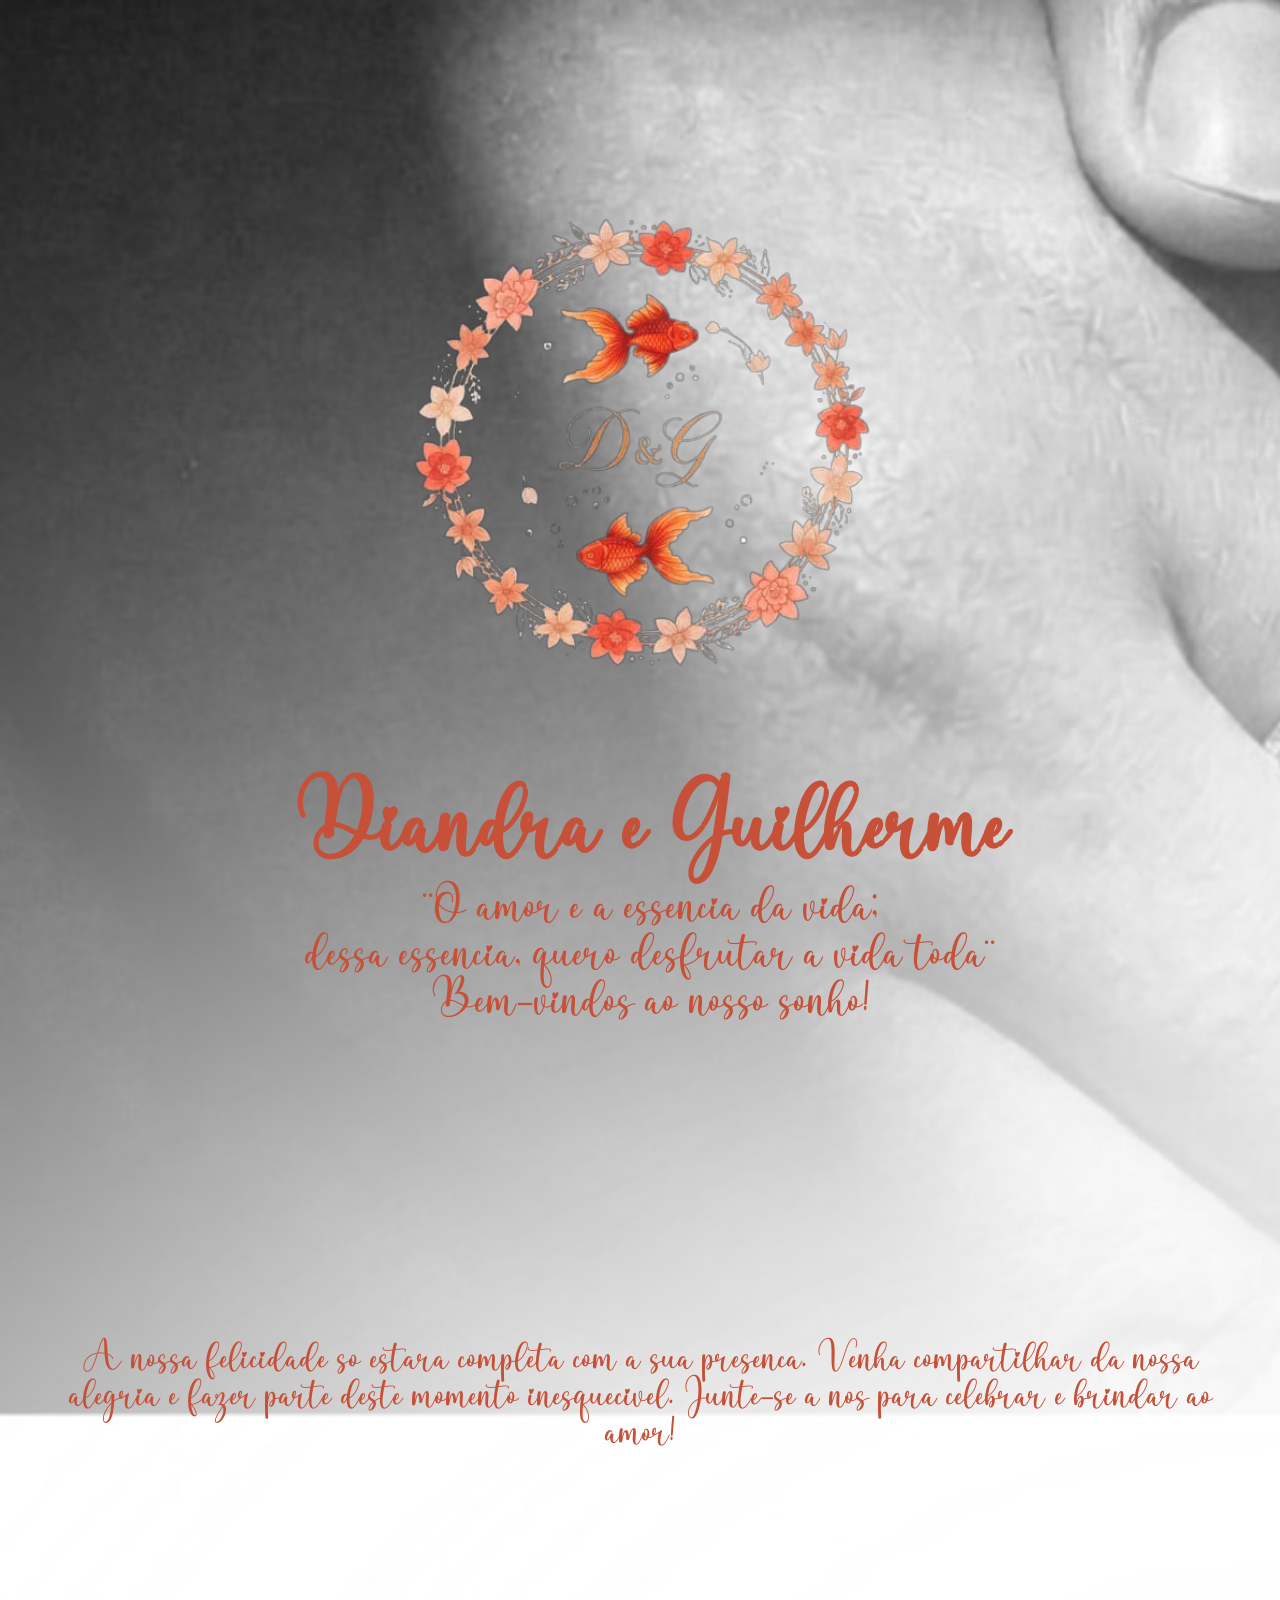
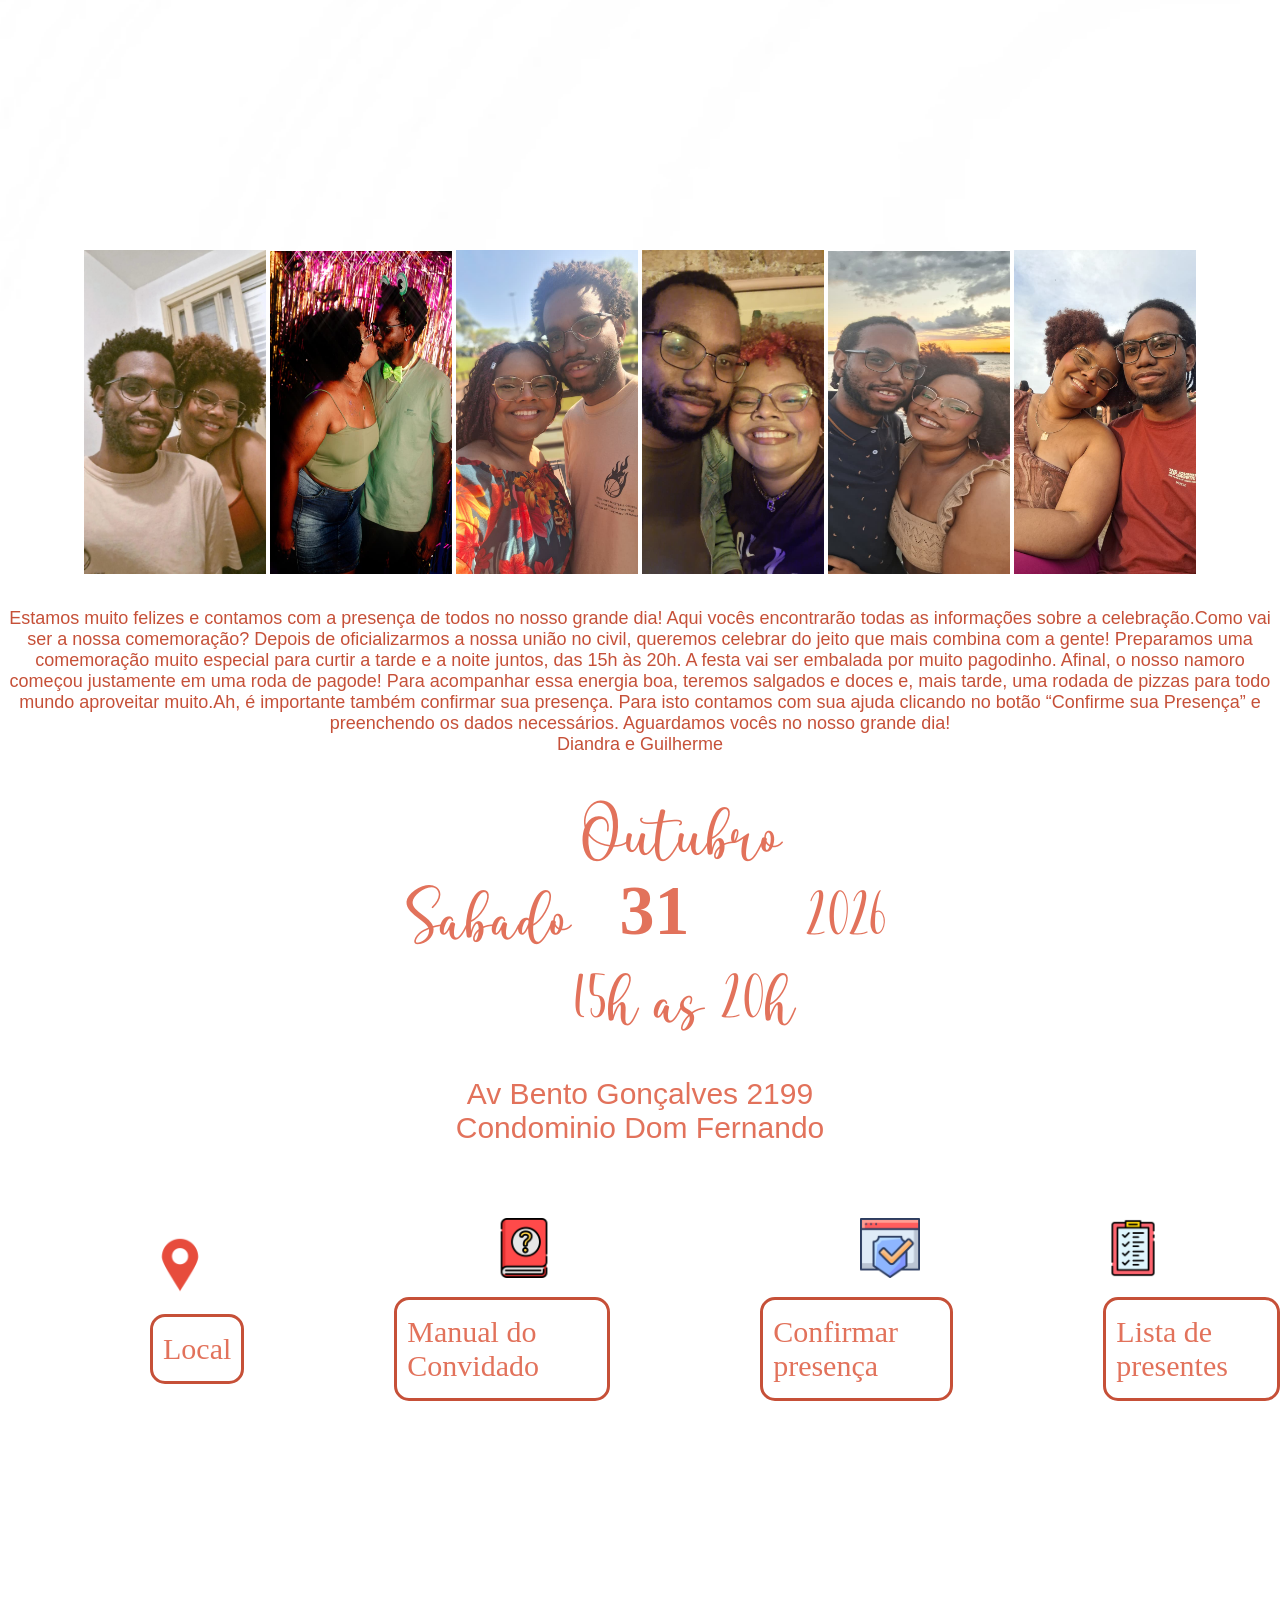
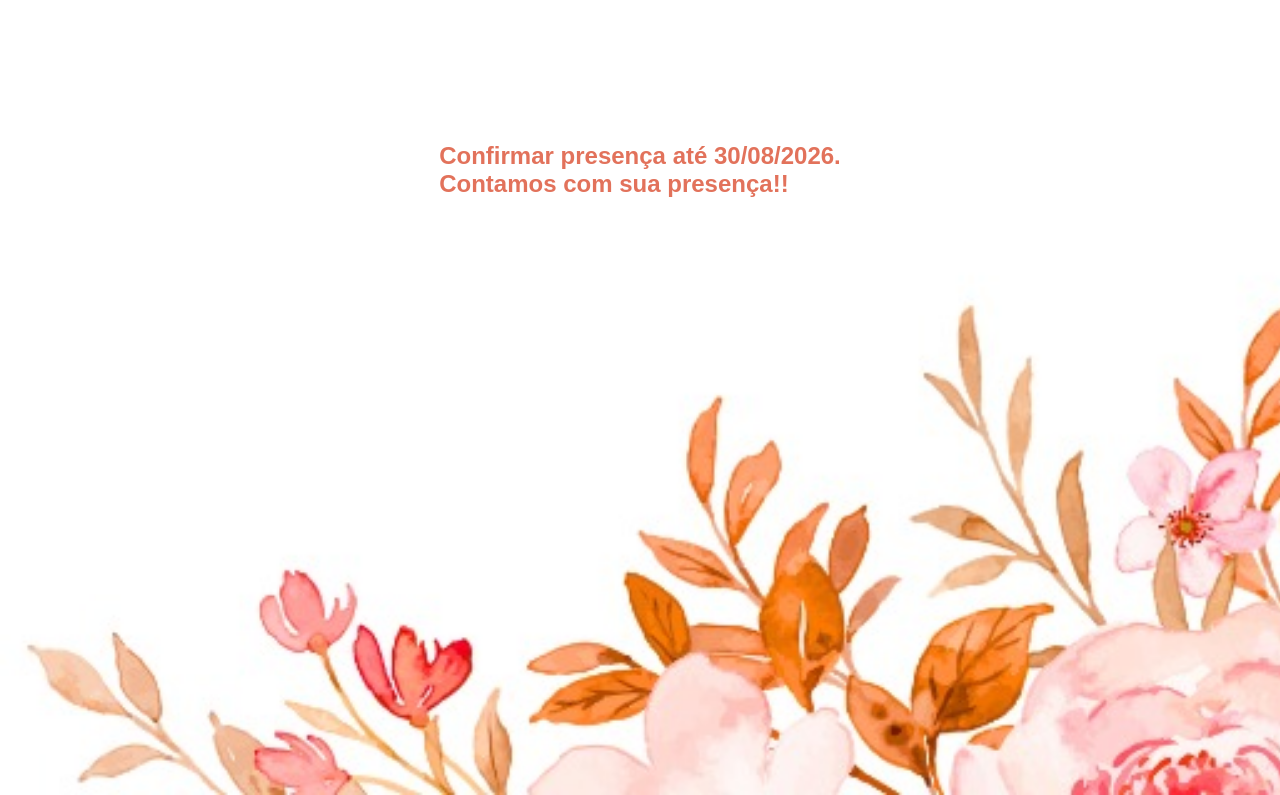
<file: index.html>
<!DOCTYPE html>
<html lang="pt~br">
<head>
    <meta charset="UTF-8">
    <meta name="viewport" content="width=device-width, initial-scale=1.0">
    <title>Diandra e Guilherme</title>
    <link rel="shortcut icon" href="imagem/favicon.png" type="image/x-icon">
    <link rel="stylesheet" href="style.css">
</head>
<body>
    <section class="imgtop">
        <img src="imagem/logo-removebg-preview.png" alt="">
    </section>
    <section class="titulo">
        <section class="text">
            <h1>Diandra e Guilherme</h1>
            <p>¨O amor é a essência da vida;<br> dessa essência, quero desfrutar a vida toda¨ <br>Bem-vindos ao nosso sonho!</p>
        </section>
    </section>

    <section class="apresentacao">
        <section>
            <p>
                A nossa felicidade só estará completa com a sua presença. Venha compartilhar da nossa alegria e fazer parte deste
                momento inesquecível.
                Junte-se a nós para celebrar e brindar ao amor!
            </p>
        </section>
    </section>  
    <section class="carrosel">
        <section>
            <img src="imagem/imagemcasa.jpeg" alt="">
            <img src="imagem/imagemfesta.jpeg" alt="" class="festa">
            <img src="imagem/imagemsol2.jpeg" alt="">
            <img src="imagem/imagemfestablack.jpeg" alt="">
            <img src="imagem/imagemorla.jpeg" alt="" class="orla">
            <img src="imagem/imageminicio.jpeg" alt="">
        </section>
        <p>Estamos muito felizes e contamos com a presença de todos no nosso grande dia! Aqui vocês encontrarão todas as
            informações sobre a celebração.
            ​Como vai ser a nossa comemoração?
            Depois de oficializarmos a nossa união no civil, queremos celebrar do jeito que mais combina com a gente! Preparamos
            uma
            comemoração muito especial para curtir a tarde e a noite juntos, das 15h às 20h. A festa vai ser embalada por muito
            pagodinho. Afinal, o nosso namoro começou justamente em uma roda de pagode! Para acompanhar essa energia boa,
            teremos
            salgados e doces e, mais tarde, uma rodada de pizzas para todo mundo aproveitar muito.
            ​Ah, é importante também confirmar sua presença. Para isto contamos com sua ajuda clicando no botão “Confirme sua
            Presença” e preenchendo os dados necessários.
            Aguardamos vocês no nosso grande dia! <br>
            ​Diandra e Guilherme</p>
    </section>

    <section class="info">
        <p>Sábado</p>
            <section class="data">
                <p>Outubro</p>
                <h2>31</h2>
                <p class="align">15h as 20h</p>
            </section>
        <p>2026</p>
    </section>

    <section class="endereco">
        <p>Av Bento Gonçalves 2199</p>
        <p>Condominio Dom Fernando</p>
    </section>

    <section class="buttonicon">
        <section class="icons">
            <img class="imgend" src="imagem/pino-de-localizacao.png" alt="">
            <a href="https://www.google.com/maps/place/Av.+Bento+Gon%C3%A7alves,+2199+-+Partenon,+Porto+Alegre+-+RS,+90650-003/@-30.0595581,-51.1955504,17z/data=!3m1!4b1!4m6!3m5!1s0x9519780e48ca94a7:0x4b41da2890ea51ff!8m2!3d-30.0595581!4d-51.1929755!16s%2Fg%2F11c5hz7mh0?entry=ttu&g_ep=EgoyMDI2MDMxMS4wIKXMDSoASAFQAw%3D%3D"><p class="btn">Local</p></a>
        </section>
        <section class="icons">
            <img class="centralizar" src="imagem/manual.png" alt="">
            <a href="convidados.html" target="_blank"><p class="pcentral btn">Manual do Convidado</p></a>
        </section>
        <section class="icons">
            <img class="centralizar" src="imagem/confirme.png" alt="">
            <a href="Confirmar.html" target="_blank"><p class="pcentral btn">Confirmar presença</p></a>
        </section>
        <section class="icons">
            <img src="imagem/lista.png" alt="">
            <a href="Lista.html" target="_blank">
                <p class="pcentral btn">Lista de presentes</p>
            </a>
        </section>
    </section>

    <section class="confirm">
            <h2>Confirmar presença até 30/08/2026. <BR>Contamos com sua presença!!</BR></h2>
    </section>
</body>
</html>
</file>
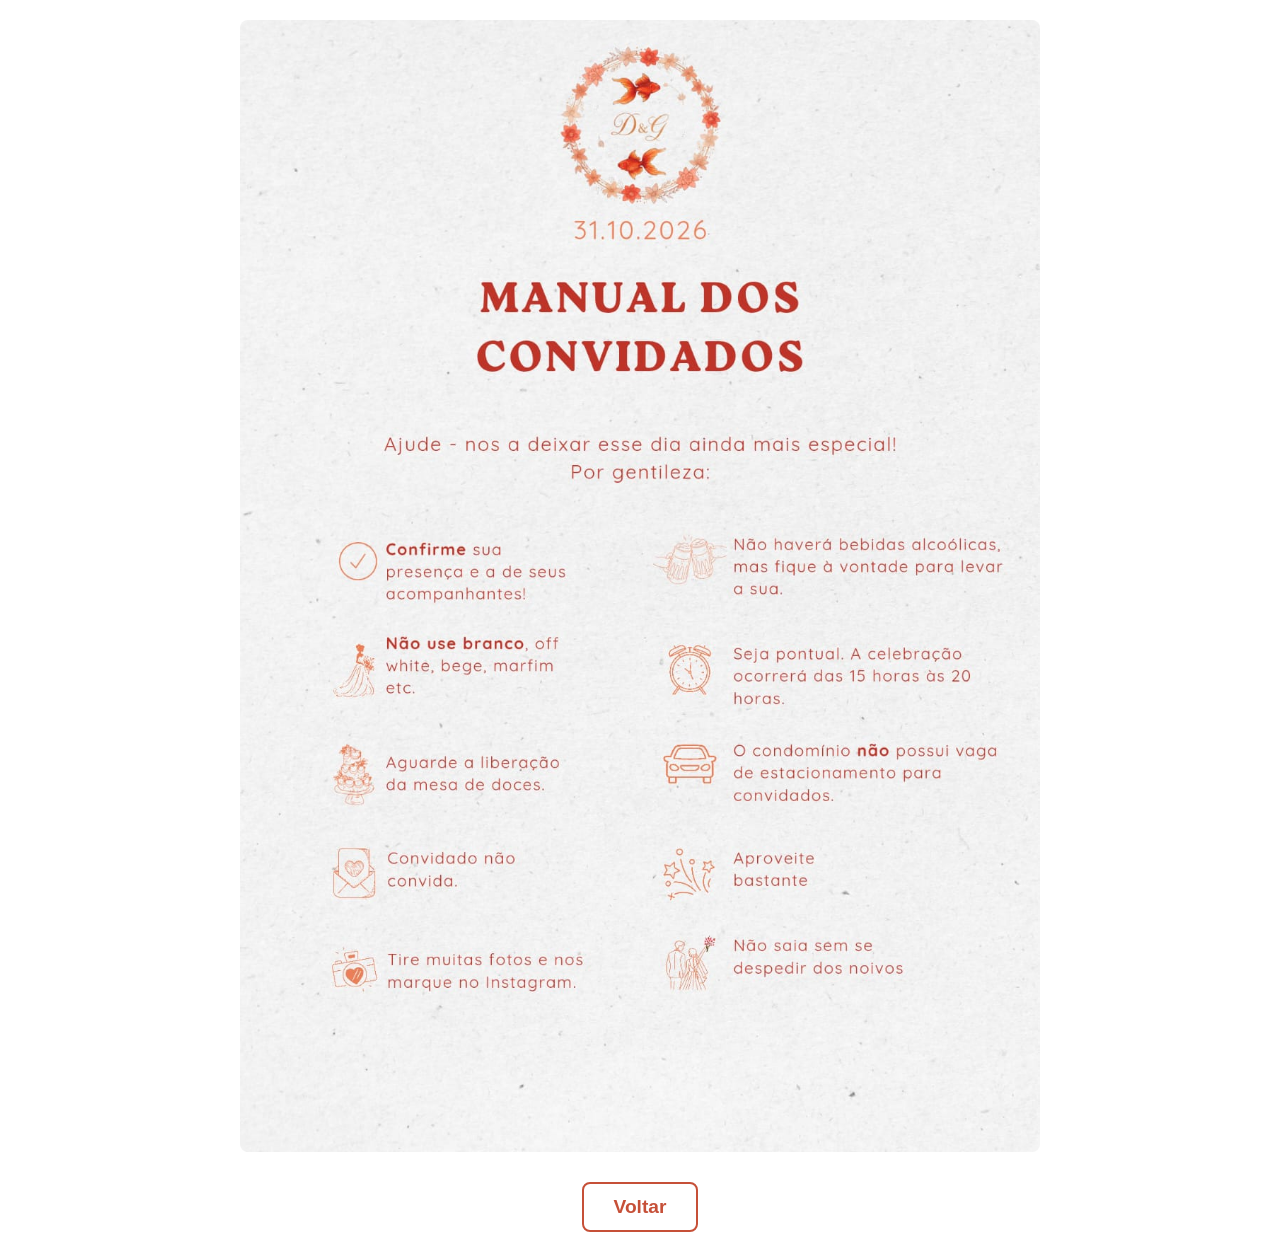
<file: convidados.html>
<!DOCTYPE html>
<html lang="pt-br">

<head>
    <meta charset="UTF-8">
    <meta name="viewport" content="width=device-width, initial-scale=1.0">
    <title>Manual convidado</title>
    <link rel="shortcut icon" href="imagem/favicon.png" type="image/x-icon">
    <link rel="stylesheet" href="convidado.css">
</head>

<body>
    <main class="container-manual">
        <section class="apresentacao">
            <img src="imagem/manual_convidados.jpeg" alt="Manual do Convidado">
        </section>

        <section class="retorno">
            <a href="index.html">Voltar</a>
        </section>
    </main>
</body>

</html>
</file>
<file: style.css>
* {
    box-sizing: border-box;
    margin: 0;
    padding: 0;
}

@font-face {
    font-family: 'name';
    src: url('font/daisy-fillo-graphic/Daisy.otf') format('opentype');
}

body {
    background-image: url(imagem/img1.jpeg);
    background-repeat: no-repeat;
    background-size: cover;
    background-position: center center center;
}

.imgtop {
    display: flex;
    justify-content: center;
    align-items: center;
    height: 1000px;
}

.imgtop img {
    height: 600px;
    margin-bottom: 160px;
}

.titulo {
    display: flex;
    justify-content: center;
    align-items: top;
    height: 50vh;
    padding-left: 20px;
}

.text h1 {
    color: #c65038;
    font-family: 'name';
    font-size: 70px;
    text-align: left;
    margin-top: -220px;
}

.text1 {
    color: #e2725b;
}

.text p {
    text-align: center;
    padding-top: 10px;
    padding-right: 0px;
    color: #c65038;
    font-size: 35px;
    font-family: 'name';
}

.apresentacao {
    display: flex;
    justify-content: center;
    align-items: center;
    flex-direction: column;
    height: 200px;
    padding-top: 80px;
}

.apresentacao p {
    color: #c65038;
    font-family: 'name';
    font-size: 28px;
    text-align: center;
    width: 100%;
    margin-top: -250px;
}

.apresentacao section {
    margin: 20px 40px;
}

.carrosel {
    display: flex;
    gap: 30px 0px;
    justify-content: center;
    align-items: center;
    flex-direction: column;
    margin-top: 200px;
}

.carrosel p {
    font-family: Arial, Helvetica, sans-serif;
    color: #c65038;
    font-size: 18px;
    text-align: center;
}

.carrosel section img{
    width: 182px;
}

.carrosel section .festa {
    width: 182px;
    height: 323px;
}

.carrosel section .orla {
    width: 182px;
    height: 323px;
}

.info {
    display: flex;
    justify-content: center;
    align-items: center;
    margin-top: 50px;
}

.info p {
    color: #e2725b;
    font-size: 50px;
    font-family: 'name';
    padding-left: 10px;
}

.data {
    display: block;
}

.data h2 {
    color: #e2725b;
    font-size: 70px;
    padding-left: 50px;
    padding-bottom: 20px;
}

.data .align {
    padding-left: 3px;
}

.endereco {
    display: flex;
    flex-direction: column;
    padding-top: 40px;
    justify-content: center;
    align-items: center;
}

.endereco p {
    font-size: 30px;
    font-family: Arial, Helvetica, sans-serif;
    color: #e2725b;
}

.buttonicon {
    display: flex;
    justify-content: center;
    align-items: center;
    padding-top: 80px;
    height: 250px;
}

.btn {
    border: solid;
    border-color: #c65038;
    padding: 15px 10px;
    border-radius: 15px;
    margin-top: 15px;
}

.icons {
    display: block;
    padding-left: 150px;
}

.icons a {
    text-decoration: none;
}

.icons p {
    color: #e2725b;
    font-size: 30px;
    padding-top: 15px;
}

.icons img {
    height: 60px;
}

.centralizar {
    padding-left: 100px;
}


.confirm {
    display: flex;
    flex-direction: column;
    justify-content: center;
    align-items: center;
    height: 400px;
    margin-top: 600px;
}

.textconfirm{
    padding: 0px 0px;
}

.confirm h2 {
    font-family: Arial, Helvetica, sans-serif;
    color: #e2725b;
    margin-bottom: 850px;
}

@media(max-width: 1209px) {
    body {
        background-image: url(imagem/img2.jpeg);
        background-position: center center center;
        background-size: cover;
        background-repeat: no-repeat;
    }
}

@media(max-width: 1132px) {
    body {
        background-image: url(imagem/fundo1132.png);
    }
}

@media(max-width: 1050px) {

    body{
        background-image: url(imagem/fundo1050.png);
    }

    .buttonicon {
        display: flex;
        flex-direction: column;
        justify-content: center;
        align-items: center;
        height: 650px;
        padding-right: 150px;
    }

    .centralizar {
        padding-left: 0px;
    }

    .icons {
        display: flex;
        justify-content: center;
        align-items: center;
        flex-direction: column;
        padding-top: 60px;
    }
    

}

@media(max-width: 1048px) {
    body {
        background-image: url(imagem/imagem1048.png);
        background-position: center center;
    }
}

@media(max-width: 800px) {
    .text h1 {
        font-size: 50px;
    }
}

@media(max-width: 583px) {
    .apresentacao {
        height: 0px;
    }

    .apresentacao section {
        margin: 20px 0px;
    }

    .apresentacao p {
        margin-top: -372px;
    }

    .imgtop img {
        height: 400px;
    }

    .carrosel {
        margin-top: 0px;
    }

    .carrosel p {
        width: 82%;
    }
    .text h1 {
            font-size: 43px;
        }

    .text p {
        font-weight: 38px;
    }

    .icons .pcentral {
        font-size:20px;
    }

    .confirm h2{
        margin-bottom: 1204px;
    }
}

@media(max-width: 400px) {
    body {
        background-image: url(imagem/img1.jpeg);
        background-position: center center center;
        background-size: cover;
        background-repeat: no-repeat;
    }

    .titulo {
        padding-left: 0px;
    }

    .text h1 {
        font-family: 'name';
        font-size: 23px;
        text-align: center;
    }

    .text p {
        font-size: 15px;
    }

    .apresentacao p {
        font-size: 15px;
    }

    .info p {
        font-family: 'names';
        font-size: 20px;
        padding-left: 25px;
    }

    .data h2 {
        font-size: 28px;
        padding-left: 36px;
    }

    .data .align {
        padding-left: 28px;
    }

    .endereco p {
        font-size: 15px;
    }

    .icons p {
        font-size: 25px;
        width: 280px;
        text-align: center;
    }

    .confirm h2 {
        font-size: 18px;
    }
}
</file>
<file: convidado.css>
* {
    box-sizing: border-box;
    margin: 0;
    padding: 0;
}

body {
    background-color: #fff;
    font-family: Arial, sans-serif;
}

.container-manual {
    display: flex;
    flex-direction: column;
    align-items: center;
    justify-content: center;
    min-height: 100vh;
    padding: 20px;
}

/* O container agora se ajusta à tela sem ultrapassar os limites */
.apresentacao {
    width: 100%;
    max-width: 800px;
    display: flex;
    justify-content: center;
}

/* A imagem fica responsiva e mantém a proporção sem esticar */
.apresentacao img {
    width: 100%;
    max-width: 100%;
    height: auto;
    object-fit: contain;
    border-radius: 8px;
}

.retorno {
    margin-top: 30px;
    text-align: center;
}

.retorno a {
    display: inline-block;
    border: 2px solid #c65038;
    border-radius: 8px;
    color: #c65038;
    font-size: 1.2rem;
    font-weight: bold;
    text-decoration: none;
    padding: 12px 30px;
    transition: background-color 0.3s, color 0.3s;
}

.retorno a:hover {
    background-color: #c65038;
    color: #ffffff;
}

/* Ajuste fino apenas para o espaçamento em telas menores */
@media (max-width: 583px) {
    .container-manual {
        padding: 10px;
    }
}
</file>
